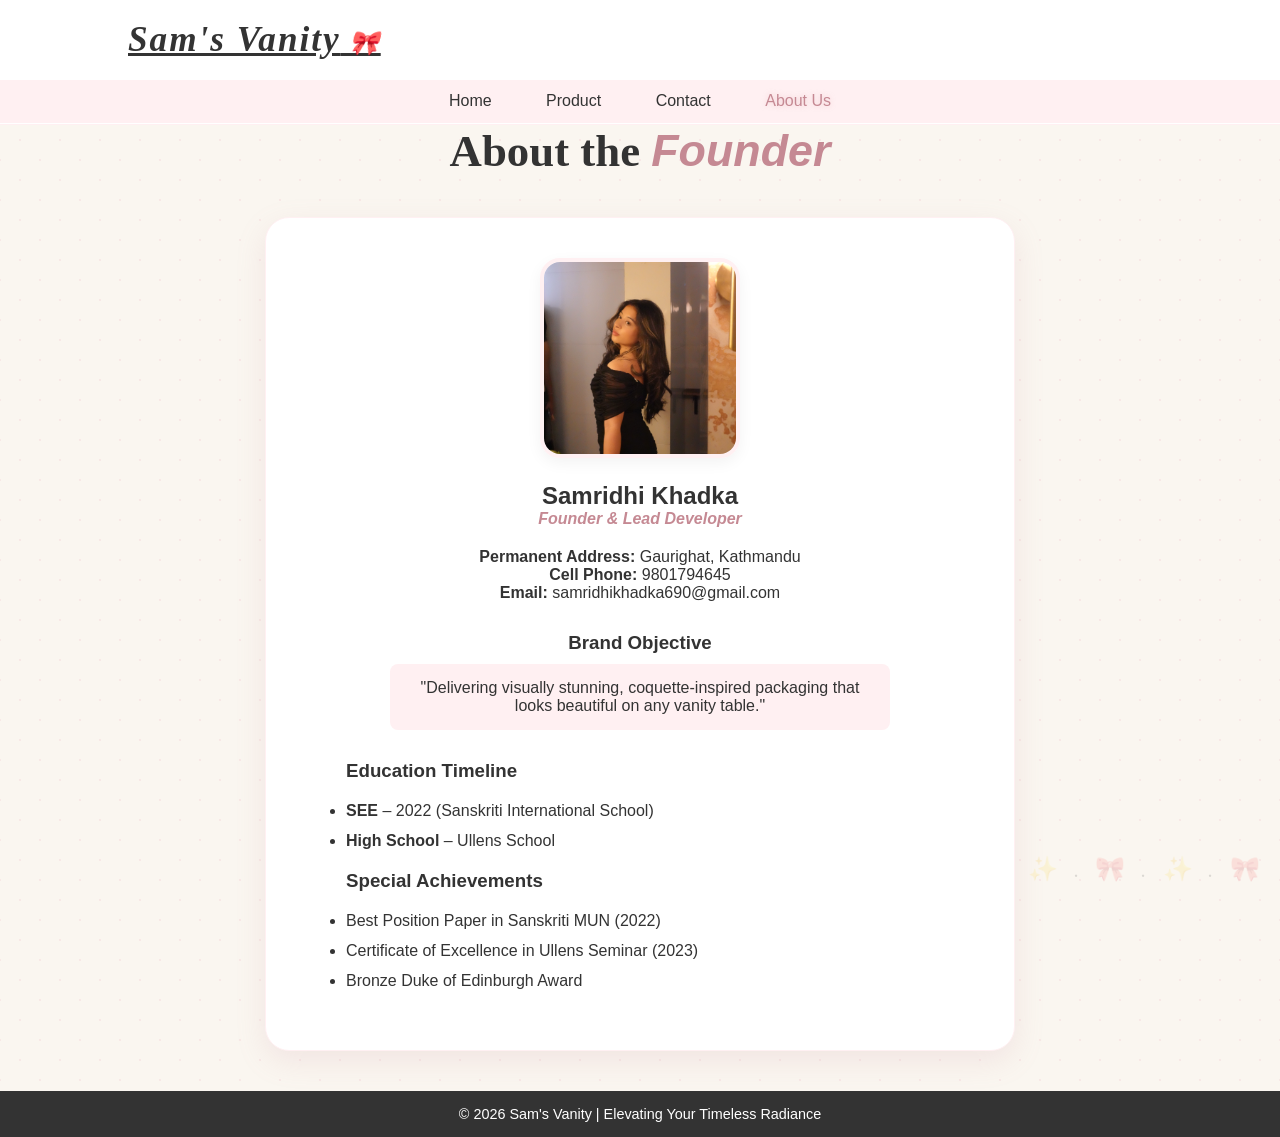
<file: aboutus.html>
<!DOCTYPE html>
<html lang="en">
<head>
    <meta charset="UTF-8">
    <meta name="viewport" content="width=device-width, initial-scale=1.0">
    <title>About Us | Profile</title>
    <link rel="stylesheet" type="text/css" href="../style.css">
</head>
<body>

    <header>
        <div class="header-1">
            <!-- Added standard layout back-link -->
            <a href="../index.html" class="logo">Sam's Vanity</a>
        </div>
        <div class="header-2">
            <nav class="navbar">
                <a href="../index.html">Home</a>
                <a href="product.html">Product</a>
                <a href="contact.html">Contact</a>
                <a href="aboutus.html" class="active">About Us</a>
            </nav>
        </div>
    </header>

    <section>
        <h1 class="heading-title">About the <span>Founder</span></h1>
        
        <div class="about-card">
            <!-- Correct relative routing link to fetch the file securely -->
            <img src="samridhi.jpg" alt="Samridhi Khadka Profile" width="200" height="200">
            
            <h2>Samridhi Khadka</h2>
            <p style="color: #C58993; font-style: italic; font-weight: bold; margin-bottom: 20px;">Founder & Lead Developer</p>
            
            <p><b>Permanent Address:</b> Gaurighat, Kathmandu</p>
            <p><b>Cell Phone:</b> 9801794645</p>
            <p><b>Email:</b> samridhikhadka690@gmail.com</p>
            
            <h3 style="margin-top:30px; color:#333333;">Brand Objective</h3>
            <p style="background:#FFF0F2; padding:15px; border-radius:8px; margin:10px auto; max-width:500px;">
                "Delivering visually stunning, coquette-inspired packaging that looks beautiful on any vanity table."
            </p>

            <h3 style="margin-top:30px; text-align:left; padding-left:40px;">Education Timeline</h3>
            <ul>
                <li><b>SEE</b> – 2022 (Sanskriti International School)</li>
                <li><b>High School</b> – Ullens School</li>
            </ul>

            <h3 style="margin-top:20px; text-align:left; padding-left:40px;">Special Achievements</h3>
            <ul>
                <li>Best Position Paper in Sanskriti MUN (2022)</li>
                <li>Certificate of Excellence in Ullens Seminar (2023)</li>
                <li>Bronze Duke of Edinburgh Award</li>
            </ul>
        </div>
    </section>

    <footer>
        <p align="center">© 2026 Sam's Vanity | Elevating Your Timeless Radiance</p> 
    </footer>
</body>
</html>
</file>
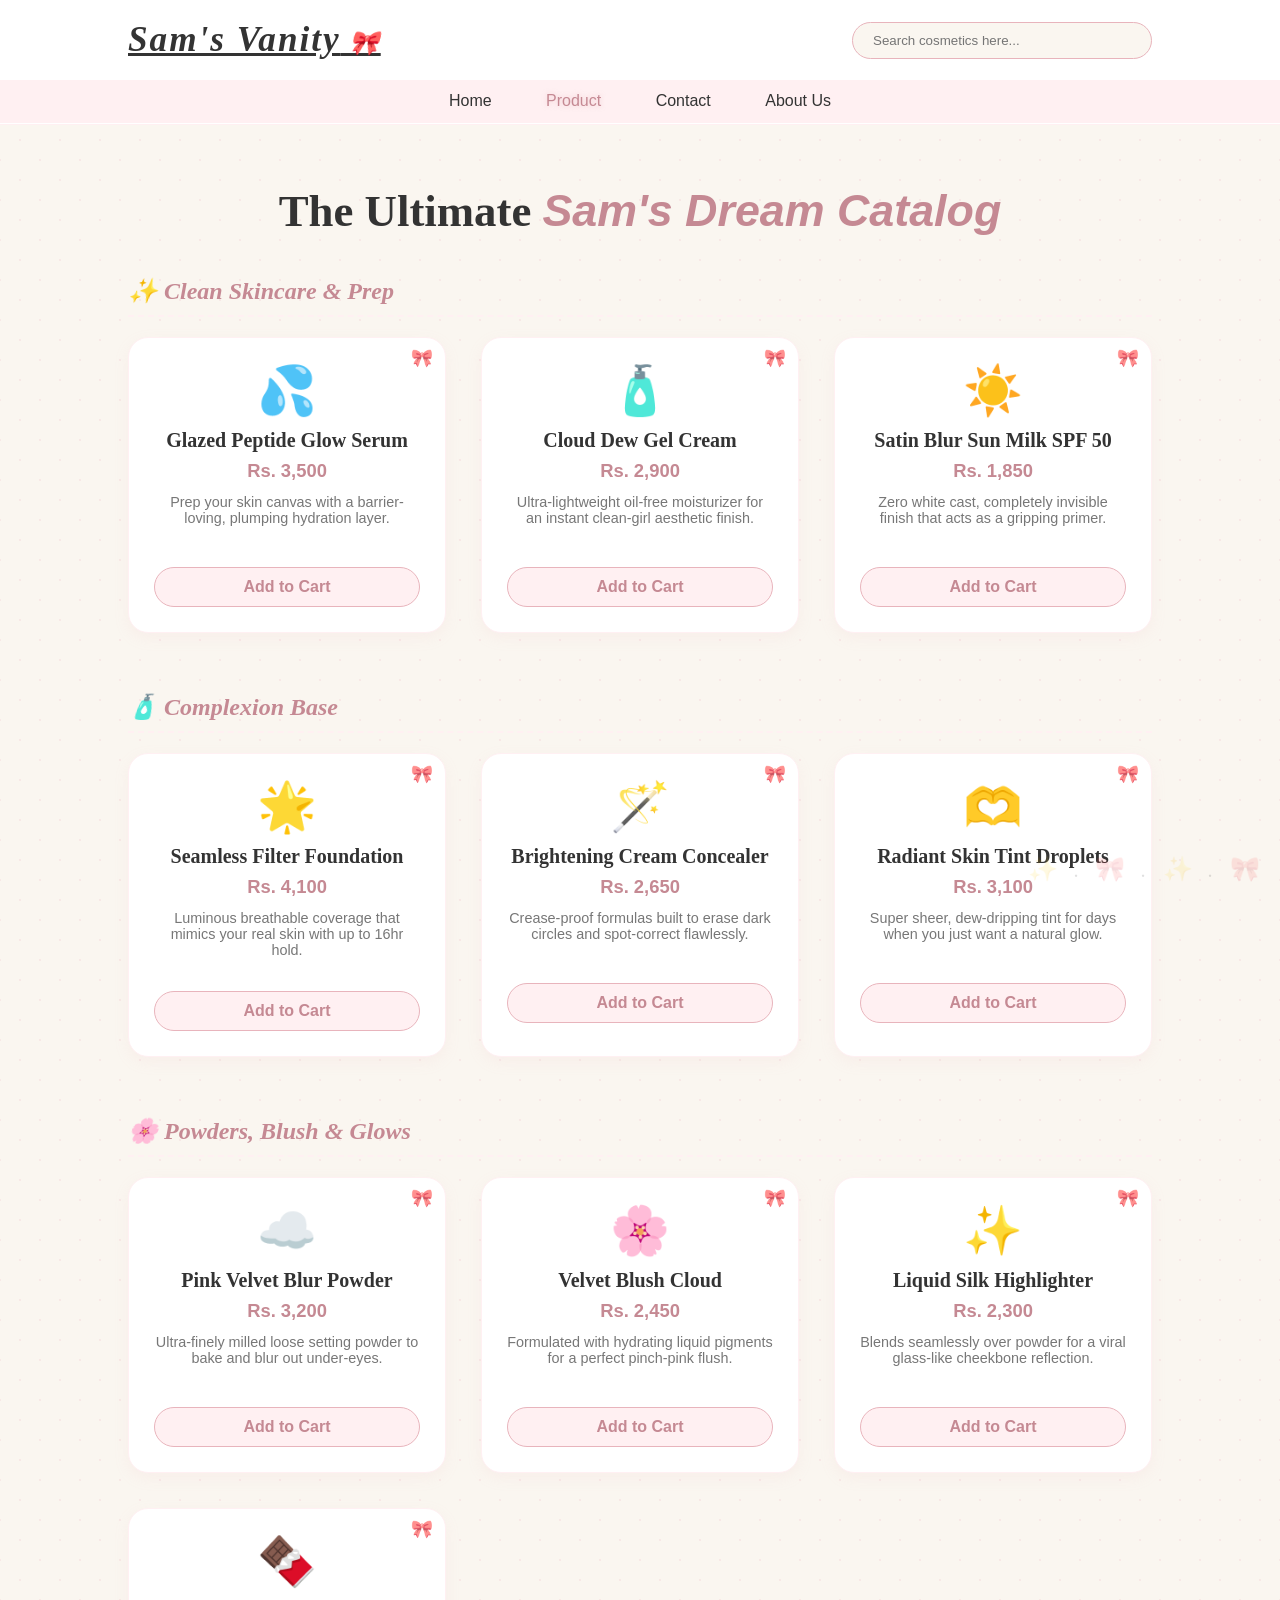
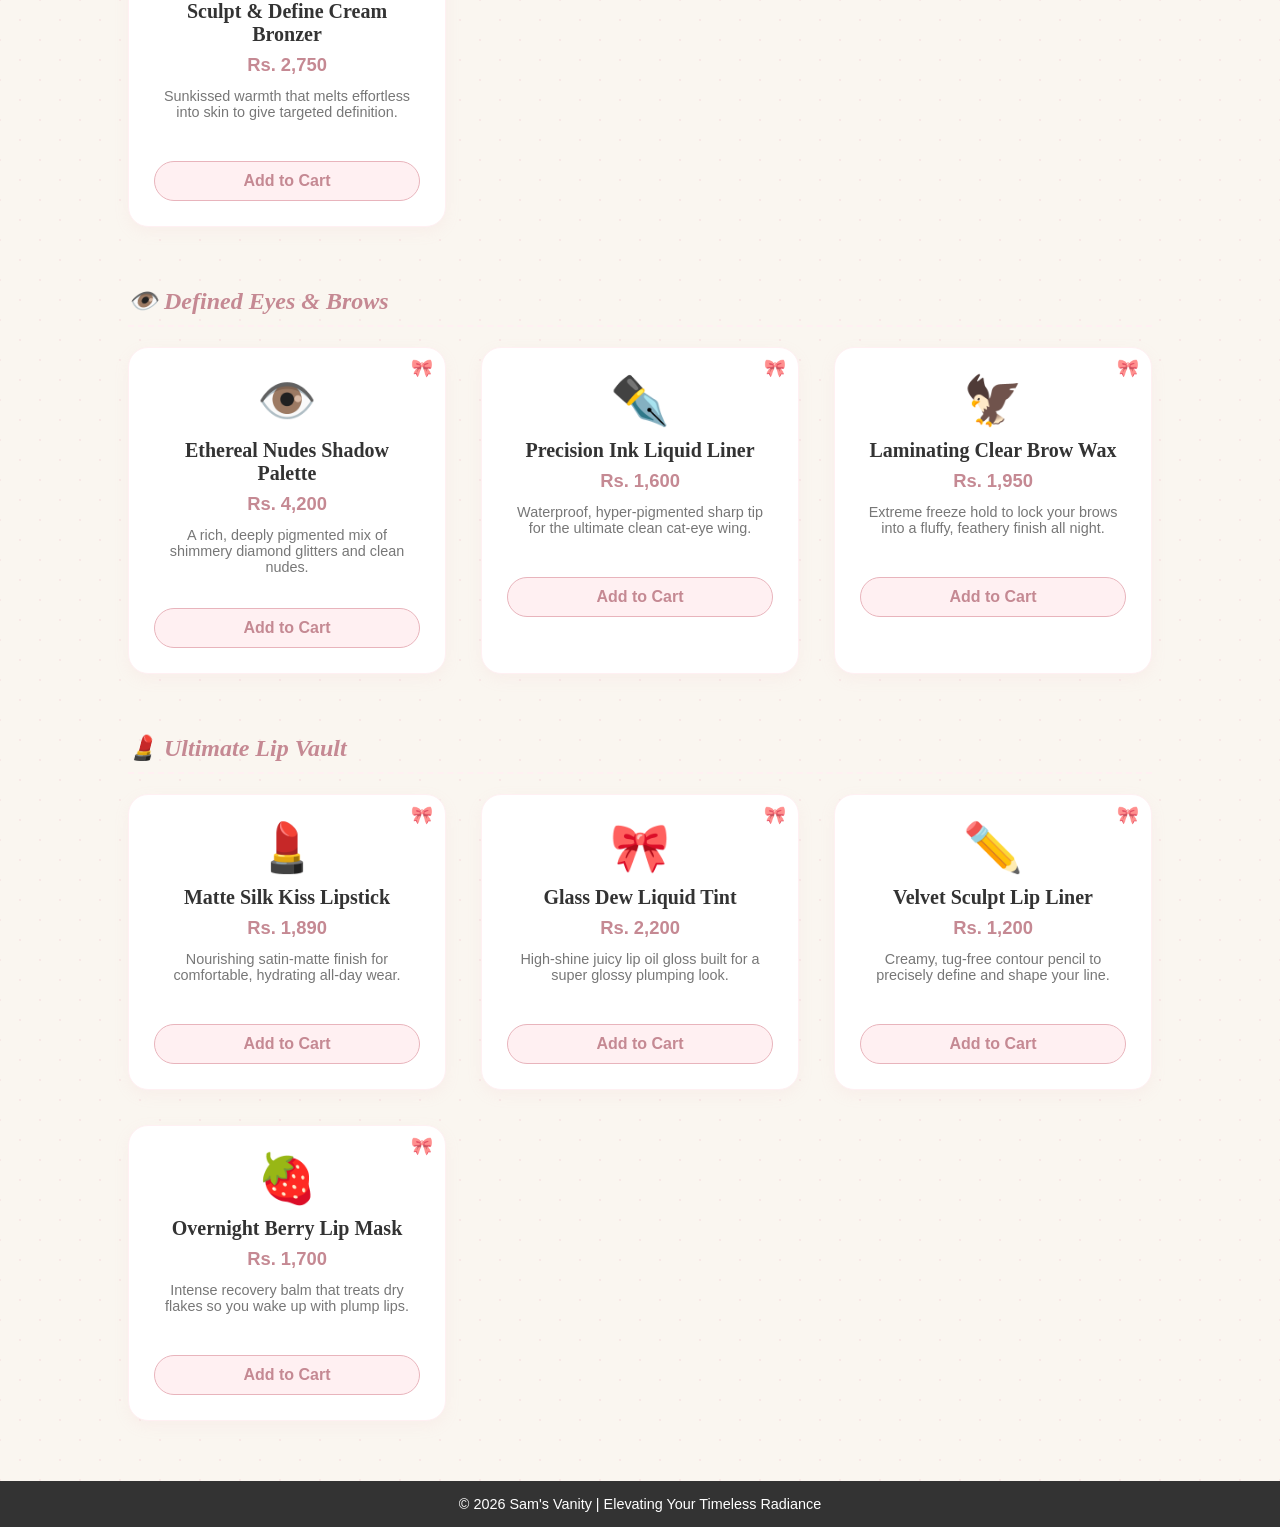
<file: product.html>
<!DOCTYPE html>
<html lang="en">
<head>
    <meta charset="UTF-8">
    <meta name="viewport" content="width=device-width, initial-scale=1.0">
    <title>Products | Sam's Vanity</title>
    <link rel="stylesheet" type="text/css" href="../style.css">
</head>
<body>

    <!-- Header Navigation Section with Integrated Search Bar -->
    <header>
        <div class="header-1">
            <a href="../index.html" class="logo">Sam's Vanity</a>
            <form action="" class="search-box-container" onsubmit="event.preventDefault(); filterProducts(document.getElementById('search-box').value);">
                <input type="search" id="search-box" placeholder="Search cosmetics here...">
            </form>
        </div>
        <div class="header-2">
            <nav class="navbar">
                <a href="../index.html">Home</a>
                <a href="product.html" class="active">Product</a>
                <a href="contact.html">Contact</a>
                <a href="aboutus.html">About Us</a>
            </nav>
        </div>
    </header>

    <!-- Product Showcase Grid Section -->
    <section class="product">
        <h1 class="heading-title">The Ultimate <span>Sam's Dream Catalog</span></h1>
        
        <!-- Search Notice Banner Display Element -->
        <div id="search-notice" style="display:none; background:#FFF0F2; color:#C58993; padding:15px; border-radius:8px; text-align:center; font-weight:bold; font-family:'Georgia', serif; margin: 20px auto; max-width:600px; border: 1px dashed #C58993;"></div>
        
        <!-- ================= CATEGORY 1: SKINCARE PREP ================= -->
        <div class="category-wrapper" data-type="skincare">
            <h2 class="category-heading" style="font-family: 'Georgia', serif; font-style: italic; color: #C58993; margin: 40px 0 20px 0; border-bottom: 2px dashed #FFF0F2; padding-bottom: 10px;">✨ Clean Skincare & Prep</h2>
            <div class="product-container">
                <div class="box">
                    <div style="font-size: 3rem; margin-bottom: 10px;">💦</div>
                    <h3>Glazed Peptide Glow Serum</h3>
                    <div class="price">Rs. 3,500</div>
                    <div class="quantity">
                        <span>Prep your skin canvas with a barrier-loving, plumping hydration layer.</span>
                        <br><a href="#" class="button" onclick="alert('Added to your vanity bag!')">Add to Cart</a>
                    </div>
                </div>
                <div class="box">
                    <div style="font-size: 3rem; margin-bottom: 10px;">🧴</div>
                    <h3>Cloud Dew Gel Cream</h3>
                    <div class="price">Rs. 2,900</div>
                    <div class="quantity">
                        <span>Ultra-lightweight oil-free moisturizer for an instant clean-girl aesthetic finish.</span>
                        <br><a href="#" class="button" onclick="alert('Added to your vanity bag!')">Add to Cart</a>
                    </div>
                </div>
                <div class="box">
                    <div style="font-size: 3rem; margin-bottom: 10px;">☀️</div>
                    <h3>Satin Blur Sun Milk SPF 50</h3>
                    <div class="price">Rs. 1,850</div>
                    <div class="quantity">
                        <span>Zero white cast, completely invisible finish that acts as a gripping primer.</span>
                        <br><a href="#" class="button" onclick="alert('Added to your vanity bag!')">Add to Cart</a>
                    </div>
                </div>
            </div>
        </div>

        <!-- ================= CATEGORY 2: COMPLEXION BASE ================= -->
        <div class="category-wrapper" data-type="makeup">
            <h2 class="category-heading" style="font-family: 'Georgia', serif; font-style: italic; color: #C58993; margin: 60px 0 20px 0; border-bottom: 2px dashed #FFF0F2; padding-bottom: 10px;">🧴 Complexion Base</h2>
            <div class="product-container">
                <div class="box">
                    <div style="font-size: 3rem; margin-bottom: 10px;">🌟</div>
                    <h3>Seamless Filter Foundation</h3>
                    <div class="price">Rs. 4,100</div>
                    <div class="quantity">
                        <span>Luminous breathable coverage that mimics your real skin with up to 16hr hold.</span>
                        <br><a href="#" class="button" onclick="alert('Added to your vanity bag!')">Add to Cart</a>
                    </div>
                </div>
                <div class="box">
                    <div style="font-size: 3rem; margin-bottom: 10px;">🪄</div>
                    <h3>Brightening Cream Concealer</h3>
                    <div class="price">Rs. 2,650</div>
                    <div class="quantity">
                        <span>Crease-proof formulas built to erase dark circles and spot-correct flawlessly.</span>
                        <br><a href="#" class="button" onclick="alert('Added to your vanity bag!')">Add to Cart</a>
                    </div>
                </div>
                <div class="box">
                    <div style="font-size: 3rem; margin-bottom: 10px;">🫶</div>
                    <h3>Radiant Skin Tint Droplets</h3>
                    <div class="price">Rs. 3,100</div>
                    <div class="quantity">
                        <span>Super sheer, dew-dripping tint for days when you just want a natural glow.</span>
                        <br><a href="#" class="button" onclick="alert('Added to your vanity bag!')">Add to Cart</a>
                    </div>
                </div>
            </div>
        </div>

        <!-- ================= CATEGORY 3: SETTING & BLUSH ================= -->
        <div class="category-wrapper" data-type="makeup">
            <h2 class="category-heading" style="font-family: 'Georgia', serif; font-style: italic; color: #C58993; margin: 60px 0 20px 0; border-bottom: 2px dashed #FFF0F2; padding-bottom: 10px;">🌸 Powders, Blush & Glows</h2>
            <div class="product-container">
                <div class="box">
                    <div style="font-size: 3rem; margin-bottom: 10px;">☁️</div>
                    <h3>Pink Velvet Blur Powder</h3>
                    <div class="price">Rs. 3,200</div>
                    <div class="quantity">
                        <span>Ultra-finely milled loose setting powder to bake and blur out under-eyes.</span>
                        <br><a href="#" class="button" onclick="alert('Added to your vanity bag!')">Add to Cart</a>
                    </div>
                </div>
                <div class="box">
                    <div style="font-size: 3rem; margin-bottom: 10px;">🌸</div>
                    <h3>Velvet Blush Cloud</h3>
                    <div class="price">Rs. 2,450</div>
                    <div class="quantity">
                        <span>Formulated with hydrating liquid pigments for a perfect pinch-pink flush.</span>
                        <br><a href="#" class="button" onclick="alert('Added to your vanity bag!')">Add to Cart</a>
                    </div>
                </div>
                <div class="box">
                    <div style="font-size: 3rem; margin-bottom: 10px;">✨</div>
                    <h3>Liquid Silk Highlighter</h3>
                    <div class="price">Rs. 2,300</div>
                    <div class="quantity">
                        <span>Blends seamlessly over powder for a viral glass-like cheekbone reflection.</span>
                        <br><a href="#" class="button" onclick="alert('Added to your vanity bag!')">Add to Cart</a>
                    </div>
                </div>
                <div class="box">
                    <div style="font-size: 3rem; margin-bottom: 10px;">🍫</div>
                    <h3>Sculpt & Define Cream Bronzer</h3>
                    <div class="price">Rs. 2,750</div>
                    <div class="quantity">
                        <span>Sunkissed warmth that melts effortless into skin to give targeted definition.</span>
                        <br><a href="#" class="button" onclick="alert('Added to your vanity bag!')">Add to Cart</a>
                    </div>
                </div>
            </div>
        </div>

        <!-- ================= CATEGORY 4: EYES & BROWS ================= -->
        <div class="category-wrapper" data-type="makeup">
            <h2 class="category-heading" style="font-family: 'Georgia', serif; font-style: italic; color: #C58993; margin: 60px 0 20px 0; border-bottom: 2px dashed #FFF0F2; padding-bottom: 10px;">👁️ Defined Eyes & Brows</h2>
            <div class="product-container">
                <div class="box">
                    <div style="font-size: 3rem; margin-bottom: 10px;">👁️</div>
                    <h3>Ethereal Nudes Shadow Palette</h3>
                    <div class="price">Rs. 4,200</div>
                    <div class="quantity">
                        <span>A rich, deeply pigmented mix of shimmery diamond glitters and clean nudes.</span>
                        <br><a href="#" class="button" onclick="alert('Added to your vanity bag!')">Add to Cart</a>
                    </div>
                </div>
                <div class="box">
                    <div style="font-size: 3rem; margin-bottom: 10px;">✒️</div>
                    <h3>Precision Ink Liquid Liner</h3>
                    <div class="price">Rs. 1,600</div>
                    <div class="quantity">
                        <span>Waterproof, hyper-pigmented sharp tip for the ultimate clean cat-eye wing.</span>
                        <br><a href="#" class="button" onclick="alert('Added to your vanity bag!')">Add to Cart</a>
                    </div>
                </div>
                <div class="box">
                    <div style="font-size: 3rem; margin-bottom: 10px;">🦅</div>
                    <h3>Laminating Clear Brow Wax</h3>
                    <div class="price">Rs. 1,950</div>
                    <div class="quantity">
                        <span>Extreme freeze hold to lock your brows into a fluffy, feathery finish all night.</span>
                        <br><a href="#" class="button" onclick="alert('Added to your vanity bag!')">Add to Cart</a>
                    </div>
                </div>
            </div>
        </div>

        <!-- ================= CATEGORY 5: LIPS ================= -->
        <div class="category-wrapper" data-type="makeup">
            <h2 class="category-heading" style="font-family: 'Georgia', serif; font-style: italic; color: #C58993; margin: 60px 0 20px 0; border-bottom: 2px dashed #FFF0F2; padding-bottom: 10px;">💄 Ultimate Lip Vault</h2>
            <div class="product-container">
                <div class="box">
                    <div style="font-size: 3rem; margin-bottom: 10px;">💄</div>
                    <h3>Matte Silk Kiss Lipstick</h3>
                    <div class="price">Rs. 1,890</div>
                    <div class="quantity">
                        <span>Nourishing satin-matte finish for comfortable, hydrating all-day wear.</span>
                        <br><a href="#" class="button" onclick="alert('Added to your vanity bag!')">Add to Cart</a>
                    </div>
                </div>
                <div class="box">
                    <div style="font-size: 3rem; margin-bottom: 10px;">🎀</div>
                    <h3>Glass Dew Liquid Tint</h3>
                    <div class="price">Rs. 2,200</div>
                    <div class="quantity">
                        <span>High-shine juicy lip oil gloss built for a super glossy plumping look.</span>
                        <br><a href="#" class="button" onclick="alert('Added to your vanity bag!')">Add to Cart</a>
                    </div>
                </div>
                <div class="box">
                    <div style="font-size: 3rem; margin-bottom: 10px;">✏️</div>
                    <h3>Velvet Sculpt Lip Liner</h3>
                    <div class="price">Rs. 1,200</div>
                    <div class="quantity">
                        <span>Creamy, tug-free contour pencil to precisely define and shape your line.</span>
                        <br><a href="#" class="button" onclick="alert('Added to your vanity bag!')">Add to Cart</a>
                    </div>
                </div>
                <div class="box">
                    <div style="font-size: 3rem; margin-bottom: 10px;">🍓</div>
                    <h3>Overnight Berry Lip Mask</h3>
                    <div class="price">Rs. 1,700</div>
                    <div class="quantity">
                        <span>Intense recovery balm that treats dry flakes so you wake up with plump lips.</span>
                        <br><a href="#" class="button" onclick="alert('Added to your vanity bag!')">Add to Cart</a>
                    </div>
                </div>
            </div>
        </div>

    </section>

    <!-- Simple Footer Copyright Row -->
    <footer>
        <p align="center">© 2026 Sam's Vanity | Elevating Your Timeless Radiance</p> 
    </footer>

    <!-- Comprehensive Filter Processing Script Engine -->
    <script>
        function filterProducts(inputString) {
            if(!inputString) return;
            const keyword = inputString.toLowerCase().trim();
            const categories = document.querySelectorAll('.category-wrapper');
            const boxes = document.querySelectorAll('.box');
            const noticeBox = document.getElementById('search-notice');
            
            let matchedBoxesCount = 0;
            let identifiedType = "cosmetics";

            // Determine broad category system filters
            if(keyword === "makeup" || keyword === "lips" || keyword === "lipstick" || keyword === "blush") {
                identifiedType = "✨ Makeup Collection Type";
            } else if (keyword === "skincare" || keyword === "skin" || keyword === "cream" || keyword === "serum") {
                identifiedType = "🧴 Skincare & Prep Type";
            }

            // Loop through every product element card item
            boxes.forEach(box => {
                const titleText = box.querySelector('h3').innerText.toLowerCase();
                const descriptionText = box.querySelector('.quantity span').innerText.toLowerCase();
                const parentCategory = box.closest('.category-wrapper').getAttribute('data-type');

                // Match specific word item, broad classification word, or full type layout description
                if(titleText.includes(keyword) || descriptionText.includes(keyword) || keyword === parentCategory || (keyword === "makeup" && parentCategory === "makeup")) {
                    box.style.display = "block";
                    box.style.border = "2px solid #C58993"; 
                    matchedBoxesCount++;
                } else {
                    box.style.display = "none";
                }
            });

            // Adjust category headers based on item visibility
            categories.forEach(cat => {
                const visibleInside = cat.querySelectorAll('.box[style*="display: block"]').length;
                const headingElement = cat.querySelector('.category-heading');
                if(headingElement) {
                    headingElement.style.display = (visibleInside > 0 || keyword === "") ? "block" : "none";
                }
            });

            // Show matching message to user
            if(matchedBoxesCount > 0) {
                noticeBox.style.display = "block";
                noticeBox.innerHTML = `Showing matches for "${inputString}" under ${identifiedType}! (${matchedBoxesCount} items found)`;
            } else {
                noticeBox.style.display = "block";
                noticeBox.innerHTML = `No exact match for "${inputString}". Showing all products instead!`;
                // Reset view if nothing matches
                boxes.forEach(b => { b.style.display = "block"; b.style.border="none"; });
                categories.forEach(c => { const h = c.querySelector('.category-heading'); if(h) h.style.display="block"; });
            }
        }

        // On-load URL parameters intercept handler logic
        document.addEventListener("DOMContentLoaded", function () {
            const urlParams = new URLSearchParams(window.location.search);
            const query = urlParams.get('search');
            if (query) {
                document.getElementById('search-box').value = query;
                filterProducts(query);
            }
        });
    </script>
</body>
</html>
</file>
<file: style.css>
/* --- CENTRAL DESIGN SYSTEM (Pinterest / Coquette Aesthetic) --- */
* {
    margin: 0;
    padding: 0;
    box-sizing: border-box;
    font-family: 'Segoe UI', Tahoma, Geneva, Verdana, sans-serif;
}

body {
    background-color: #FAF6F0; /* Soft Warm Beige Backdrop */
    color: #333333;
    /* Aesthetic Bow and Sparkle Background Layer pattern */
    background-image: 
        radial-gradient(rgba(244, 211, 216, 0.4) 1px, transparent 0),
        radial-gradient(rgba(244, 211, 216, 0.4) 1px, transparent 0);
    background-size: 40px 40px;
    background-position: 0 0, 20px 20px;
    position: relative;
}

/* Pinterest Subtle Ribbons Layout Decor Accent Overlay */
body::before {
    content: "🎀 ﹒ ✨ ﹒ 🎀 ﹒ ✨";
    position: fixed;
    top: 15px;
    left: 20px;
    opacity: 0.15;
    font-size: 1.5rem;
    pointer-events: none;
    z-index: 999;
}

body::after {
    content: "✨ ﹒ 🎀 ﹒ ✨ ﹒ 🎀";
    position: fixed;
    bottom: 15px;
    right: 20px;
    opacity: 0.15;
    font-size: 1.5rem;
    pointer-events: none;
    z-index: 999;
}

/* --- NAVIGATION HEADER --- */
header {
    background: #FFFFFF;
    border-bottom: 3px double #FFF0F2; /* Cute double bow ribbon border texture */
    position: sticky;
    top: 0;
    z-index: 1000;
}

.header-1 {
    display: flex;
    justify-content: space-between;
    align-items: center;
    padding: 20px 10%;
    background-color: #FFFFFF;
}

.logo {
    font-size: 2.2rem;
    font-weight: bold;
    color: #333333;
    letter-spacing: 2px;
    font-family: 'Georgia', serif;
    font-style: italic;
}

.logo::after {
    content: " 🎀";
    font-size: 1.5rem;
    vertical-align: middle;
}

.search-box-container input {
    padding: 10px 20px;
    width: 300px;
    border: 1px solid #E8B4BC;
    border-radius: 20px;
    background-color: #FAF6F0;
    outline: none;
}

.header-2 {
    background-color: #FFF0F2; /* Blush Pink Nav Row */
    text-align: center;
    padding: 12px;
}

.navbar a {
    padding: 10px 25px;
    color: #333333;
    text-decoration: none;
    font-weight: 500;
    font-size: 1rem;
    transition: 0.3s;
}

.navbar a:hover, .navbar a.active {
    color: #C58993; /* Darker Velvet Pink Highlight */
    text-shadow: 0 0 5px rgba(232, 180, 188, 0.5);
}

/* --- HERO DISPLAY BANNER (UPDATED FOR TWO COLUMNS) --- */
.home {
    display: flex;
    align-items: center;
    justify-content: space-between; /* Pushes text left and image right */
    gap: 50px;
    padding: 60px 10%;
    min-height: 80vh;
    background: linear-gradient(180deg, #FFFFFF, #FFF0F2, #FAF6F0);
}

.home .content {
    flex: 1; /* Takes up half the screen space */
    max-width: 550px;
}

.home .content span {
    font-size: 1.3rem;
    color: #C58993;
    font-weight: 600;
    text-transform: uppercase;
    letter-spacing: 2px;
}

.home .content h3 {
    font-size: 3.8rem;
    line-height: 1.2;
    margin: 15px 0;
    font-family: 'Georgia', serif;
}

.home .content h3 span {
    color: #E8B4BC;
    font-style: italic;
}

.home .content p {
    font-size: 1.1rem;
    color: #666666;
    margin-bottom: 30px;
}

/* --- IMAGE CARD STYLES --- */
.home-image {
    flex: 1;
    display: flex;
    justify-content: center;
    align-items: center;
}

.home-image img {
    max-width: 450px; /* Perfect sizing to fit elegantly */
    width: 100%;
    height: auto;
    border-radius: 30px; /* Soft, coquetty round borders */
    border: 8px solid #FFFFFF; /* Cute white polaroid-style frame border */
    box-shadow: 0 10px 25px rgba(197, 137, 147, 0.2); /* Soft pinkish drop shadow */
}

.btn {
    display: inline-block;
    padding: 14px 40px;
    background-color: #333333;
    color: #FFFFFF;
    text-decoration: none;
    border-radius: 30px;
    font-weight: bold;
    transition: 0.3s;
    box-shadow: 0 4px 10px rgba(0,0,0,0.1);
}

.btn:hover {
    background-color: #C58993;
    transform: translateY(-2px);
}

/* --- PRODUCT CARD STYLING --- */
.product {
    padding: 60px 10%;
}

.heading-title {
    text-align: center;
    font-size: 2.8rem;
    margin-bottom: 40px;
    font-family: 'Georgia', serif;
}

.heading-title span {
    color: #C58993;
    font-style: italic;
}

.product-container {
    display: grid;
    grid-template-columns: repeat(auto-fit, minmax(260px, 1fr));
    gap: 35px;
}

.box {
    background: #FFFFFF;
    border: 1px solid #FFF0F2;
    border-radius: 20px; /* Softer, coquetty round corners */
    padding: 25px;
    text-align: center;
    transition: all 0.3s ease-in-out;
    box-shadow: 0 5px 15px rgba(232, 180, 188, 0.1);
    position: relative;
    overflow: hidden;
}

/* Cute subtle bow on top corner of every product box */
.box::before {
    content: "🎀";
    position: absolute;
    top: 10px;
    right: 12px;
    font-size: 1.1rem;
    opacity: 0.7;
}

.box:hover {
    transform: translateY(-8px);
    box-shadow: 0 15px 30px rgba(197, 137, 147, 0.25);
    border-color: #E8B4BC;
}

.box img {
    height: 180px;
    margin-bottom: 15px;
}

.box h3 {
    font-size: 1.25rem;
    margin-bottom: 8px;
    font-family: 'Georgia', serif;
}

.price {
    font-weight: bold;
    color: #C58993;
    font-size: 1.15rem;
    margin-bottom: 12px;
}

.quantity span {
    font-size: 0.9rem;
    color: #777777;
    display: block;
    min-height: 40px;
}

.button {
    display: inline-block;
    margin-top: 15px;
    padding: 10px 25px;
    background-color: #FFF0F2;
    border: 1px solid #E8B4BC;
    color: #C58993;
    text-decoration: none;
    border-radius: 25px;
    font-weight: 600;
    width: 100%;
    transition: 0.3s;
}

.button:hover {
    background-color: #C58993;
    color: #FFFFFF;
}

/* --- REVIEWS SYSTEM --- */
.reviews {
    padding: 60px 10%;
    background-color: rgba(255, 255, 255, 0.6);
}

.review-container {
    border: 1px dashed #E8B4BC;
    border-radius: 20px;
    background: #FFFFFF;
    box-shadow: 0 5px 15px rgba(232, 180, 188, 0.1);
}

summary {
    cursor: pointer;
    color: #C58993;
    font-weight: 500;
    margin-top: 5px;
}

/* --- FORM LAYOUTS --- */
.contact-form-box {
    max-width: 600px;
    margin: 40px auto;
    background: #FFFFFF;
    padding: 40px;
    border-radius: 20px;
    border: 1px solid #FFF0F2;
    box-shadow: 0 5px 20px rgba(232, 180, 188, 0.15);
}

.form-group {
    margin-bottom: 20px;
}

.form-group label {
    display: block;
    margin-bottom: 8px;
    font-weight: 500;
    color: #C58993;
}

.form-group input, .form-group textarea {
    width: 100%;
    padding: 12px;
    border: 1px solid #E8B4BC;
    background: #FAF6F0;
    border-radius: 12px;
    outline: none;
}

/* --- ABOUT ME STYLING --- */
.about-card {
    background: #FFFFFF;
    max-width: 750px;
    margin: 40px auto;
    padding: 40px;
    border-radius: 24px;
    border: 1px solid #FFF0F2;
    text-align: center;
    box-shadow: 0 10px 30px rgba(197, 137, 147, 0.15);
}

.about-card img {
    border-radius: 20px;
    border: 4px solid #FFF0F2;
    margin-bottom: 20px;
    object-fit: cover;
    box-shadow: 0 5px 15px rgba(0,0,0,0.05);
}

.about-card ul {
    text-align: left;
    padding-left: 40px;
    margin: 20px 0;
}

.about-card li {
    margin: 12px 0;
}

/* --- FOOTER LAYOUTS --- */
.footer {
    background-color: #FFFFFF;
    padding: 40px 10%;
    border-top: 3px double #FFF0F2;
    margin-top: 60px;
}

.box-container {
    display: grid;
    grid-template-columns: repeat(auto-fit, minmax(200px, 1fr));
    gap: 30px;
}

.footer .box h3 {
    margin-bottom: 15px;
    color: #C58993;
    font-family: 'Georgia', serif;
}

.footer .box .links a {
    display: block;
    color: #666666;
    text-decoration: none;
    margin-bottom: 10px;
}

.footer .box .links a:hover {
    color: #C58993;
}

.credit {
    text-align: center;
    margin-top: 30px;
    font-size: 1.1rem;
    font-weight: normal;
}

.credit span {
    color: #C58993;
    font-weight: bold;
}

footer {
    background-color: #333333;
    color: #FFFFFF;
    padding: 15px;
    font-size: 0.9rem;
}
</file>
